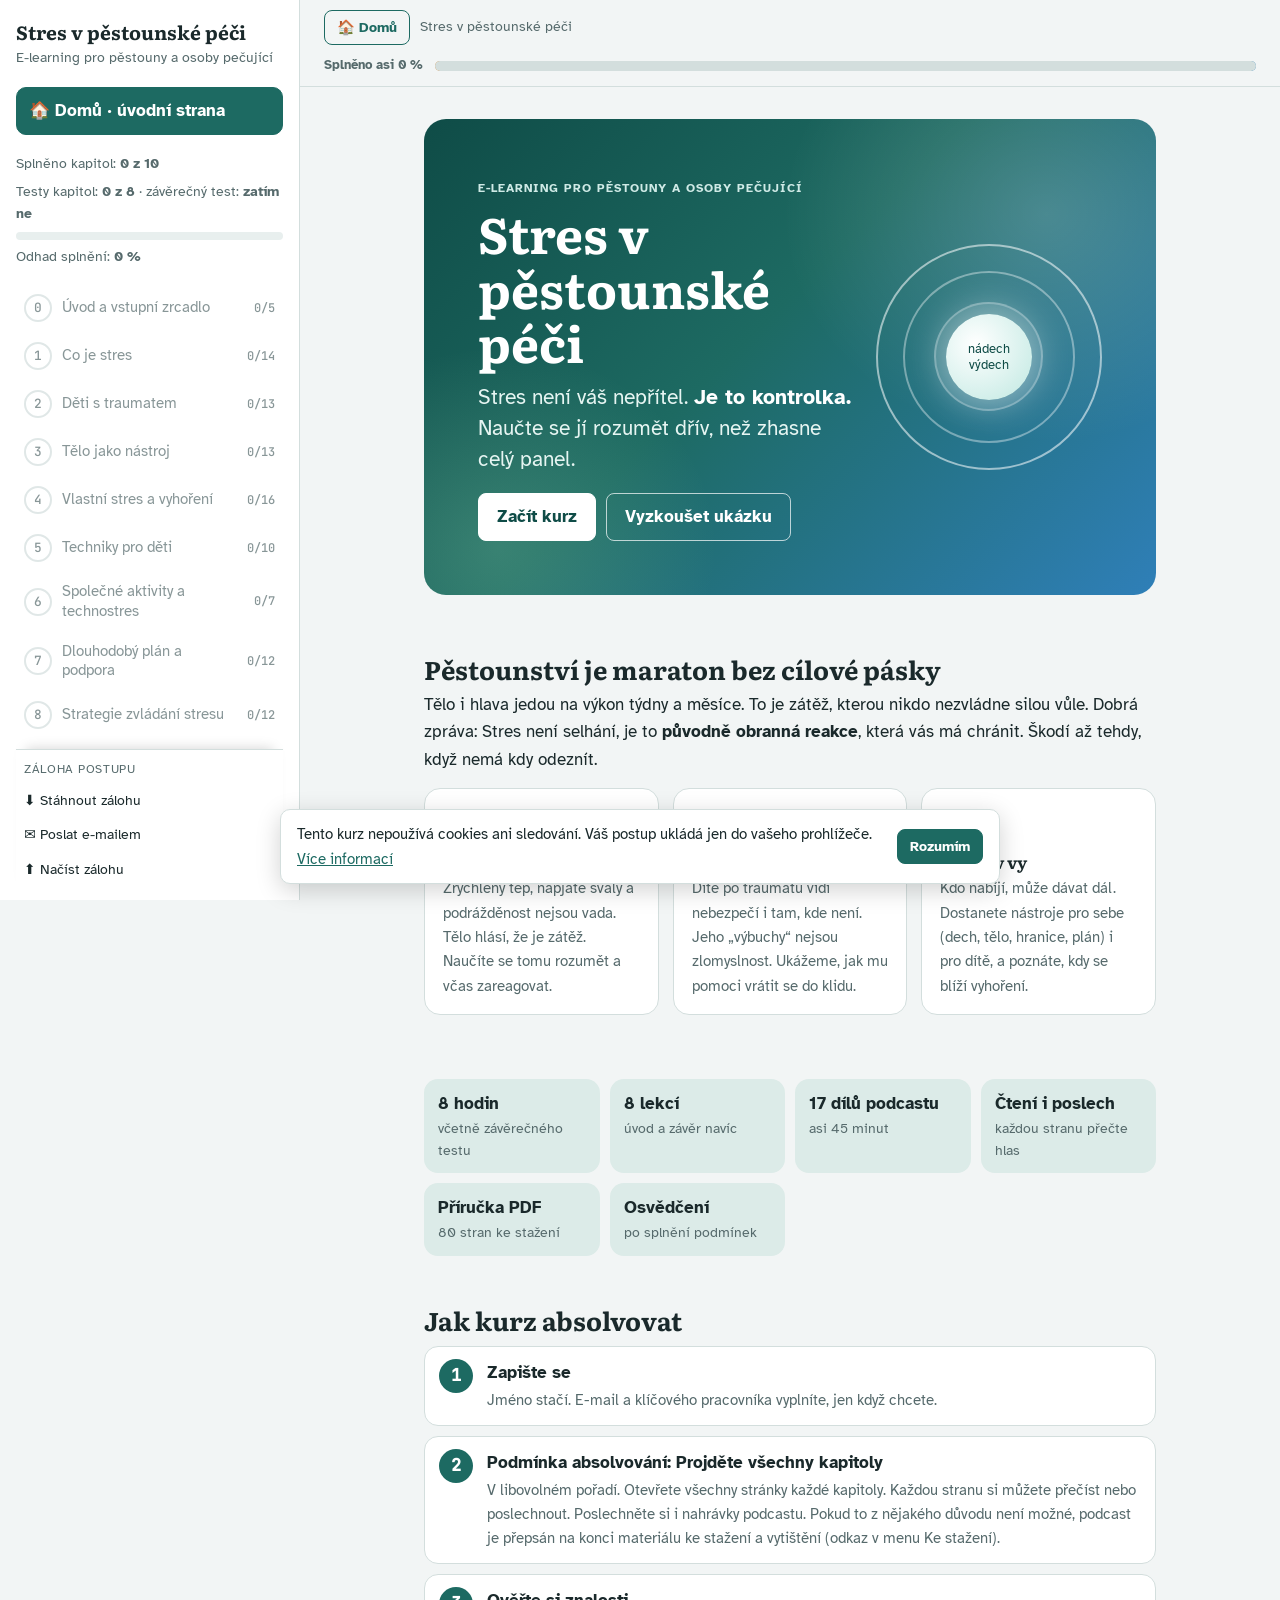
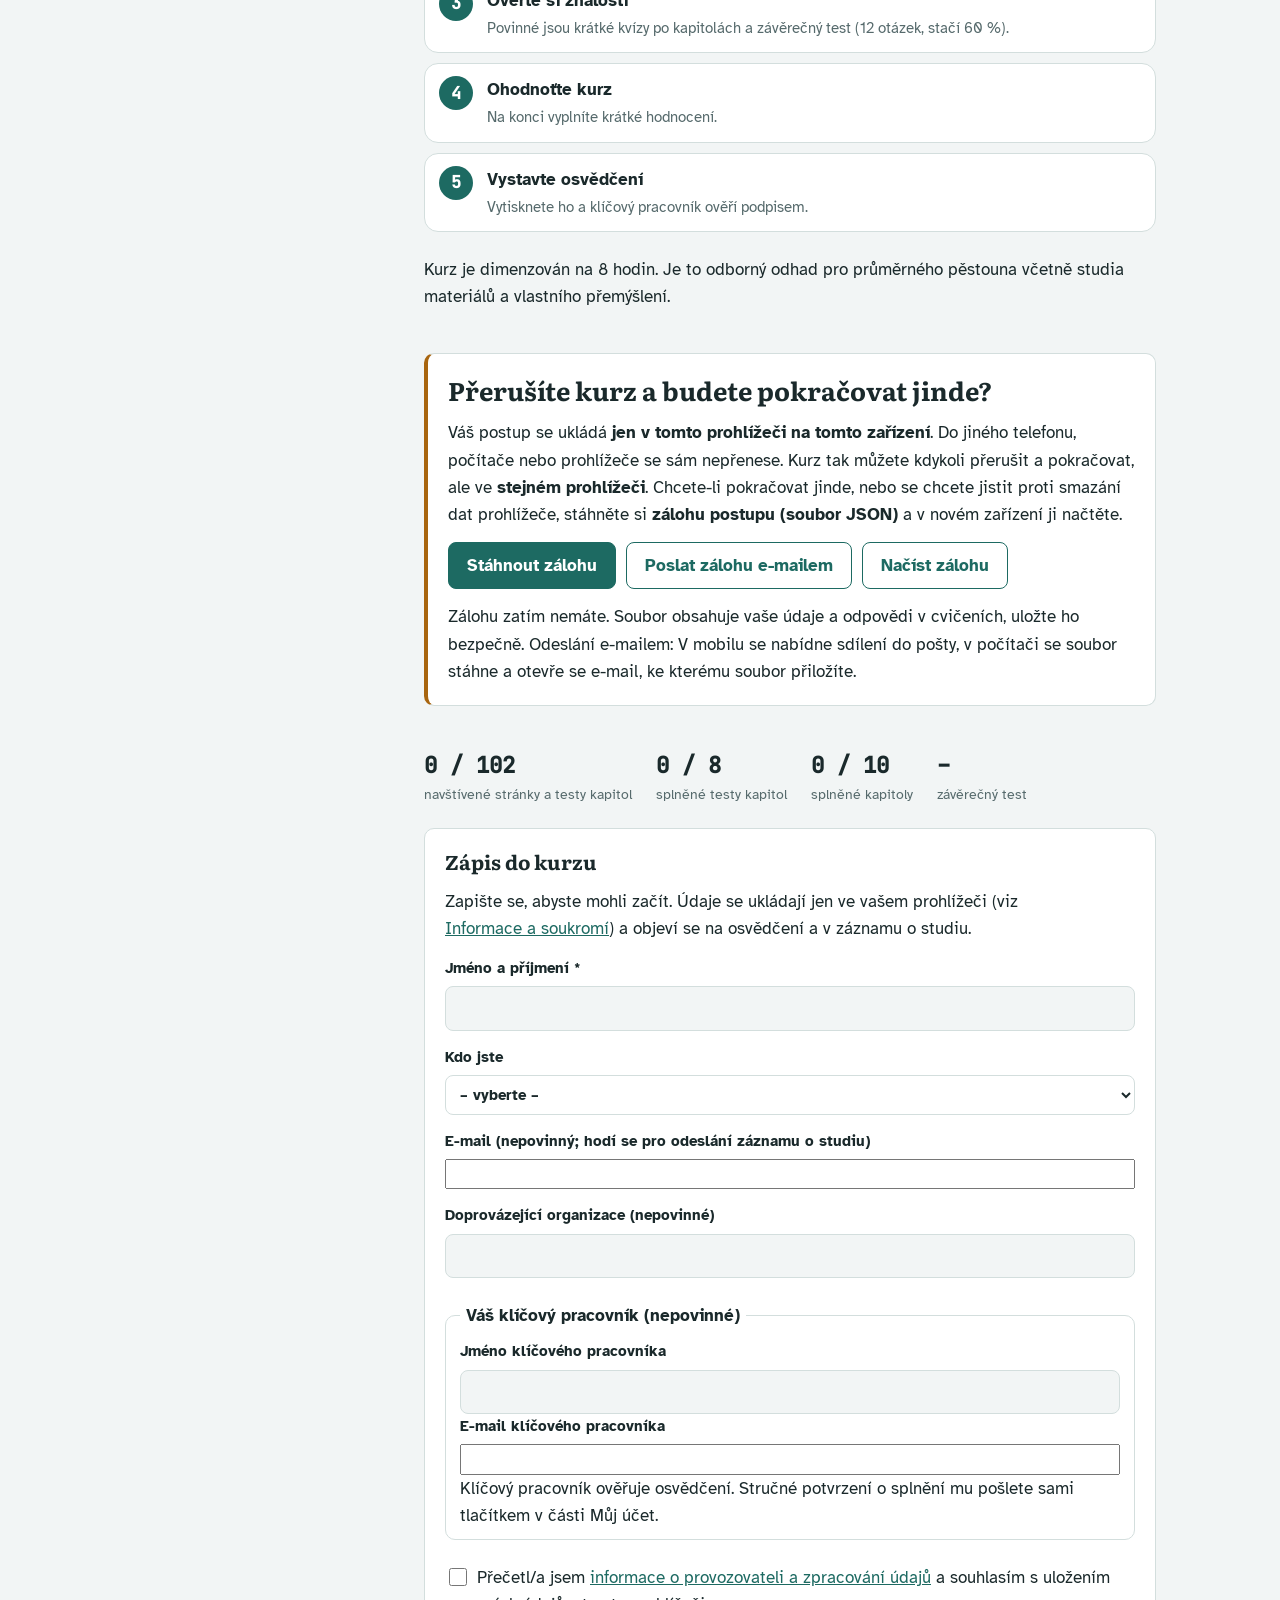
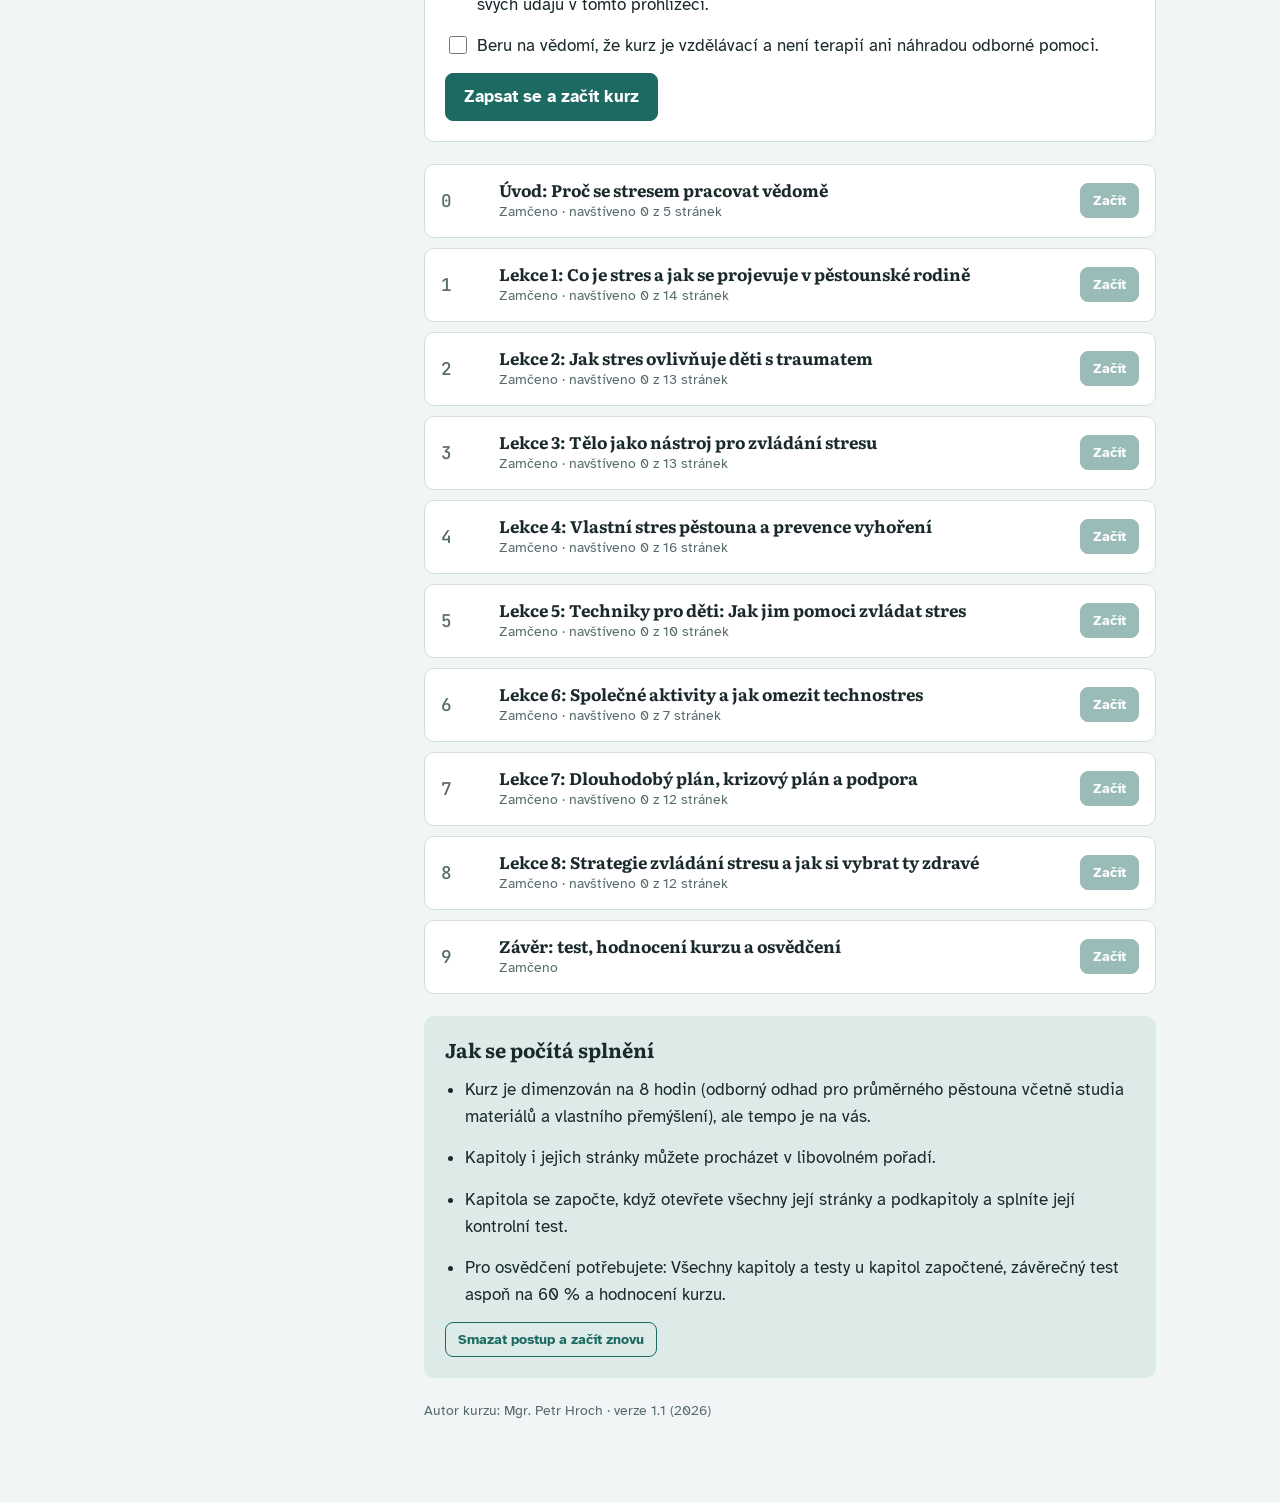
<file: index.html>
<!doctype html>
<html lang="cs">
<head>
<meta charset="utf-8">
<meta name="viewport" content="width=device-width, initial-scale=1">
<title>Stres v pěstounské péči</title>
<meta http-equiv="refresh" content="0; url=v1.1/">
<link rel="canonical" href="v1.1/">
</head>
<body>
<p>Přesměrování na kurz: <a href="v1.1/">Stres v pěstounské péči</a>.</p>
<script>location.replace("v1.1/" + location.hash);</script>
</body>
</html>
</file>
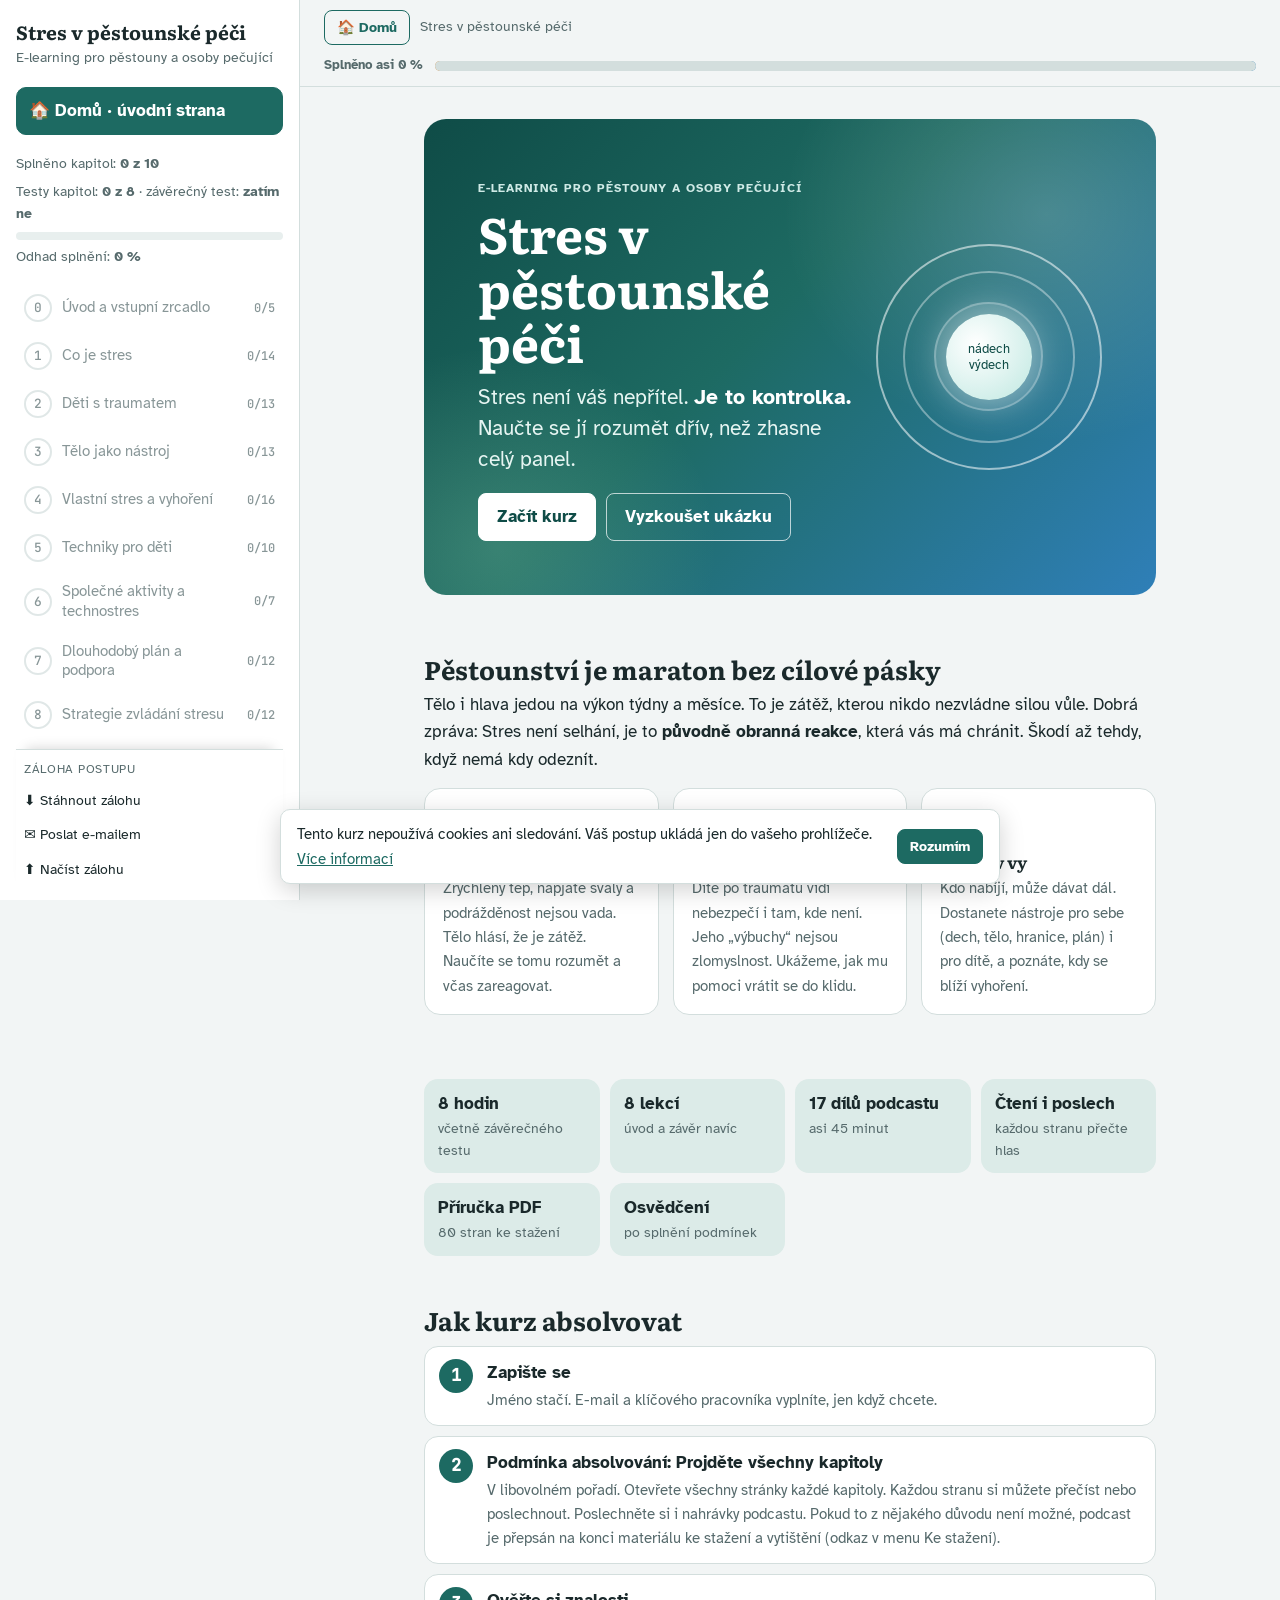
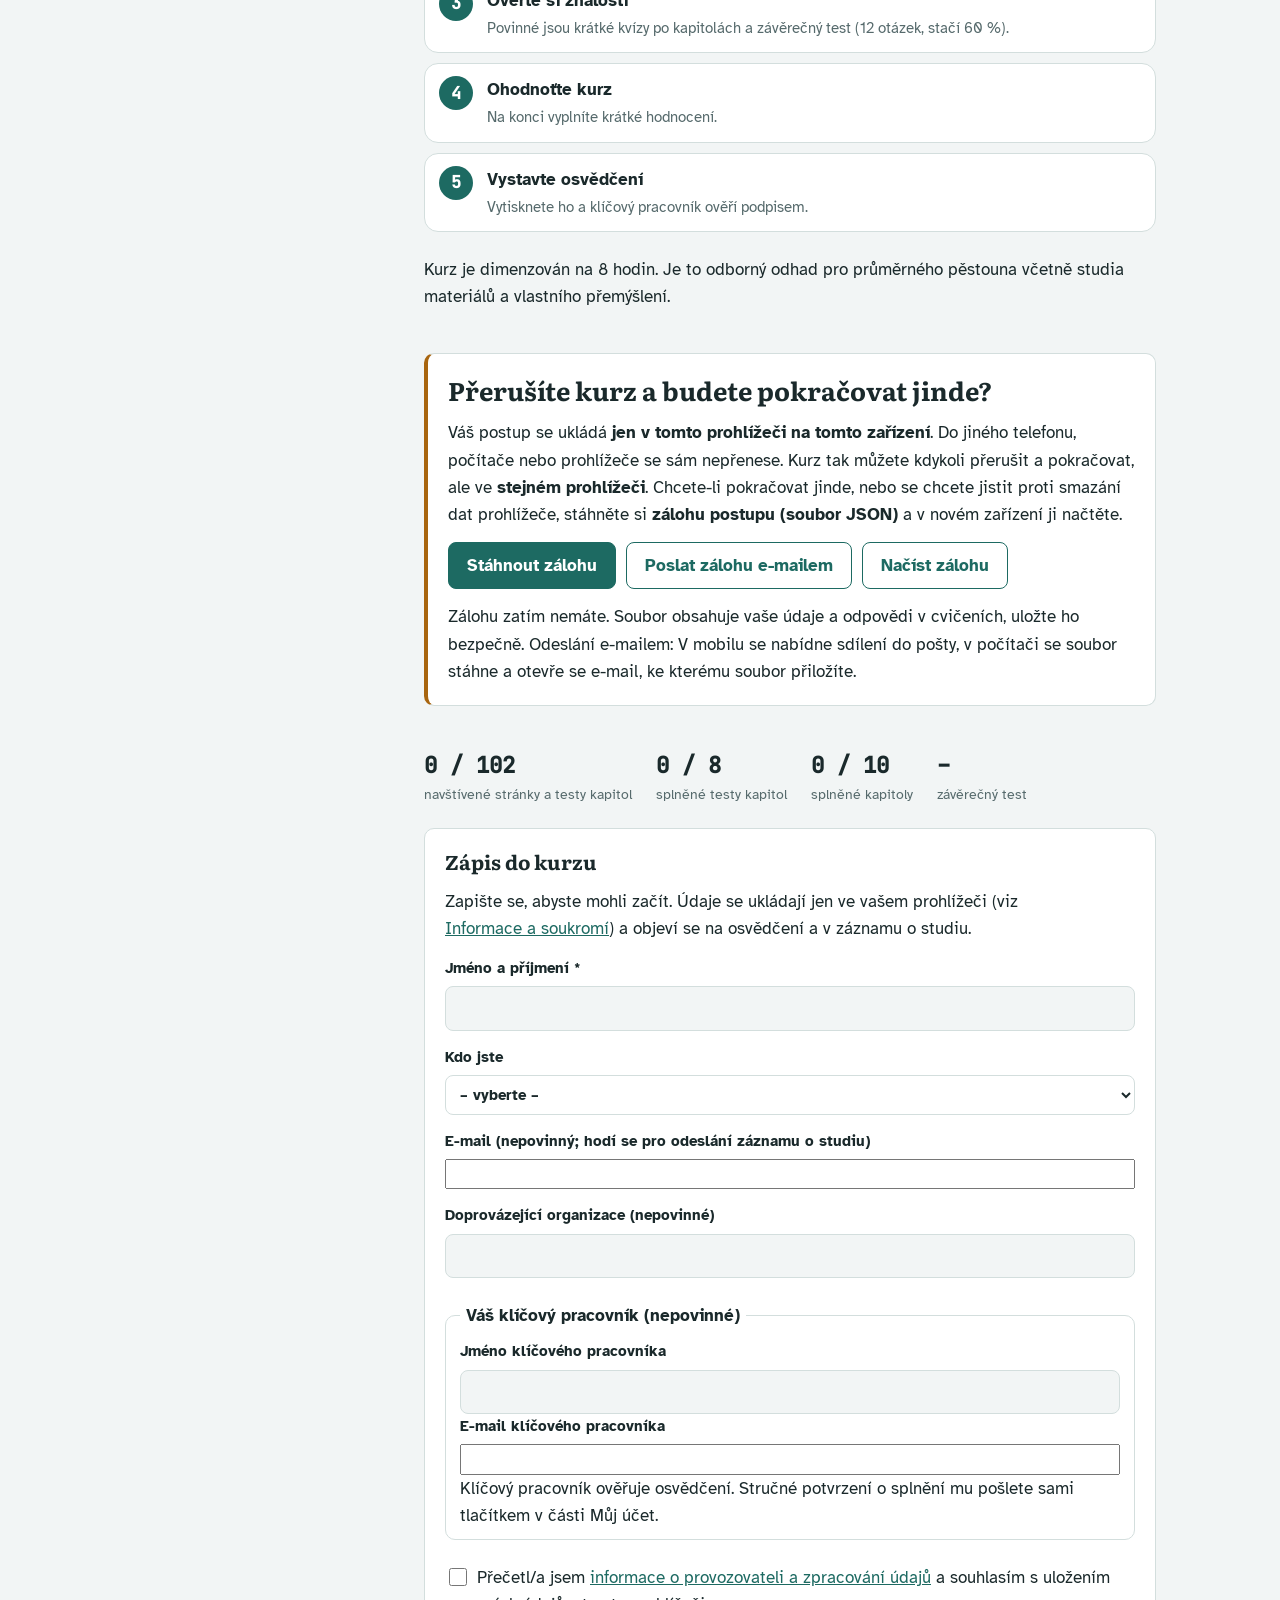
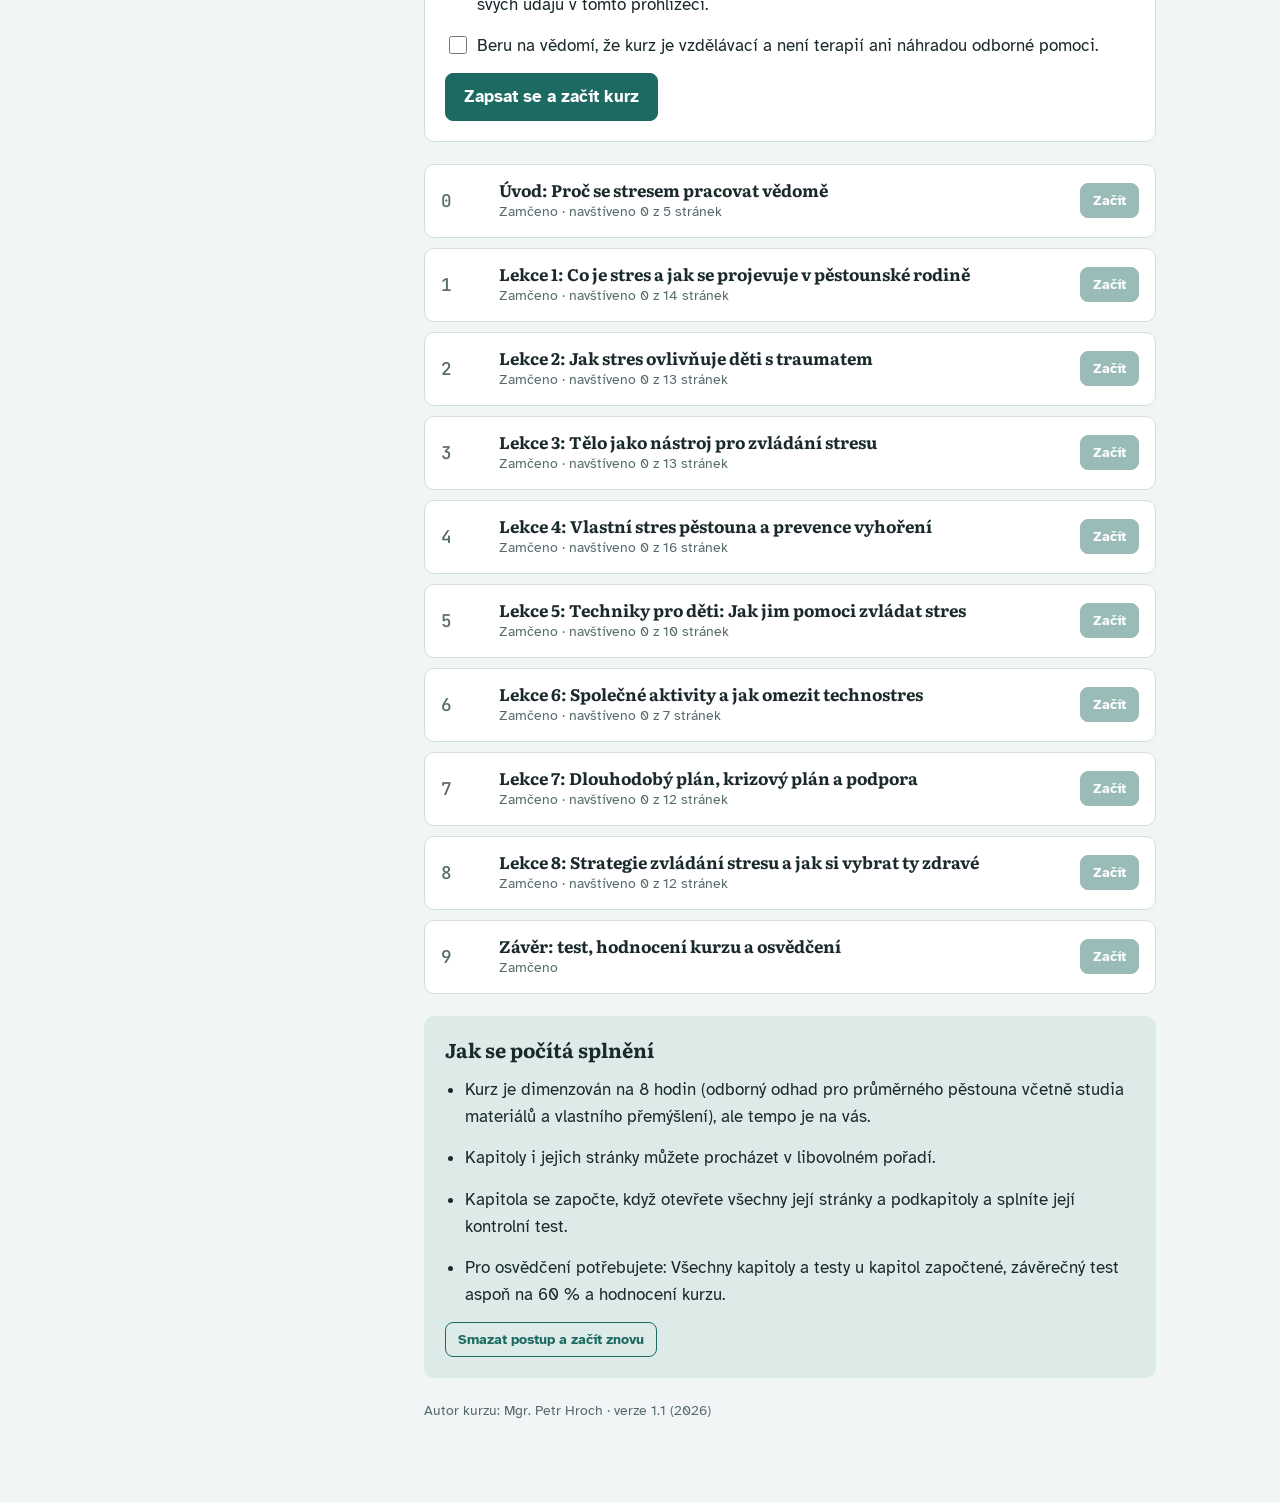
<file: v1.1/index.html>
<!doctype html>
<html lang="cs">
<head>
<meta charset="utf-8">
<meta name="viewport" content="width=device-width, initial-scale=1, viewport-fit=cover">
<title>Stres v pěstounské péči</title>
<meta name="description" content="E-learningový kurz pro pěstouny a osoby pečující: Stres v pěstounské péči (8 hodin).">
<link rel="icon" href="data:image/svg+xml,%3Csvg xmlns=%22http://www.w3.org/2000/svg%22 viewBox=%220 0 32 32%22%3E%3Ccircle cx=%2216%22 cy=%2216%22 r=%2215%22 fill=%22%231d6a62%22/%3E%3Ccircle cx=%2216%22 cy=%2216%22 r=%226%22 fill=%22%23f3e6cf%22/%3E%3C/svg%3E">
<link rel="stylesheet" href="css/fonts.css?v=20261015g">
<link rel="stylesheet" href="css/style.css?v=20261015g">
</head>
<body>
<div id="app" class="shell">
  <noscript>Kurz potřebuje zapnutý JavaScript.</noscript>
</div>
<script src="js/content-1.js?v=20261015g"></script>
<script src="js/content-2.js?v=20261015g"></script>
<script src="js/content-3.js?v=20261015g"></script>
<script src="js/content-4.js?v=20261015g"></script>
<script src="js/content-notes.js?v=20261015g"></script>
<script src="js/content-podcast.js?v=20261015g"></script>
<script src="js/downloads.js?v=20261015g"></script>
<script src="js/avatars.js?v=20261015g"></script>
<script src="js/audio.js?v=20261015g"></script>
<script src="js/app.js?v=20261015g"></script>
</body>
</html>
</file>
<file: v1.1/css/fonts.css>
/* Písma přibalená k aplikaci (bez dotazů na cizí servery). Atkinson Hyperlegible, Literata, JetBrains Mono: SIL Open Font License 1.1 (balíčky @fontsource). */
@font-face { font-family: 'Atkinson Hyperlegible'; font-style: normal; font-weight: 400; font-display: swap; src: url('../fonts/atkinson-hyperlegible-latin-ext-400-normal.woff2') format('woff2'); unicode-range: U+0100-02BA,U+02BD-02C5,U+02C7-02CC,U+02CE-02D7,U+02DD-02FF,U+0304,U+0308,U+0329,U+1D00-1DBF,U+1E00-1E9F,U+1EF2-1EFF,U+2020,U+20A0-20AB,U+20AD-20C0,U+2113,U+2C60-2C7F,U+A720-A7FF; }
@font-face { font-family: 'Atkinson Hyperlegible'; font-style: normal; font-weight: 400; font-display: swap; src: url('../fonts/atkinson-hyperlegible-latin-400-normal.woff2') format('woff2'); unicode-range: U+0000-00FF,U+0131,U+0152-0153,U+02BB-02BC,U+02C6,U+02DA,U+02DC,U+0304,U+0308,U+0329,U+2000-206F,U+20AC,U+2122,U+2191,U+2193,U+2212,U+2215,U+FEFF,U+FFFD; }
@font-face { font-family: 'Atkinson Hyperlegible'; font-style: italic; font-weight: 400; font-display: swap; src: url('../fonts/atkinson-hyperlegible-latin-ext-400-italic.woff2') format('woff2'); unicode-range: U+0100-02BA,U+02BD-02C5,U+02C7-02CC,U+02CE-02D7,U+02DD-02FF,U+0304,U+0308,U+0329,U+1D00-1DBF,U+1E00-1E9F,U+1EF2-1EFF,U+2020,U+20A0-20AB,U+20AD-20C0,U+2113,U+2C60-2C7F,U+A720-A7FF; }
@font-face { font-family: 'Atkinson Hyperlegible'; font-style: italic; font-weight: 400; font-display: swap; src: url('../fonts/atkinson-hyperlegible-latin-400-italic.woff2') format('woff2'); unicode-range: U+0000-00FF,U+0131,U+0152-0153,U+02BB-02BC,U+02C6,U+02DA,U+02DC,U+0304,U+0308,U+0329,U+2000-206F,U+20AC,U+2122,U+2191,U+2193,U+2212,U+2215,U+FEFF,U+FFFD; }
@font-face { font-family: 'Atkinson Hyperlegible'; font-style: normal; font-weight: 700; font-display: swap; src: url('../fonts/atkinson-hyperlegible-latin-ext-700-normal.woff2') format('woff2'); unicode-range: U+0100-02BA,U+02BD-02C5,U+02C7-02CC,U+02CE-02D7,U+02DD-02FF,U+0304,U+0308,U+0329,U+1D00-1DBF,U+1E00-1E9F,U+1EF2-1EFF,U+2020,U+20A0-20AB,U+20AD-20C0,U+2113,U+2C60-2C7F,U+A720-A7FF; }
@font-face { font-family: 'Atkinson Hyperlegible'; font-style: normal; font-weight: 700; font-display: swap; src: url('../fonts/atkinson-hyperlegible-latin-700-normal.woff2') format('woff2'); unicode-range: U+0000-00FF,U+0131,U+0152-0153,U+02BB-02BC,U+02C6,U+02DA,U+02DC,U+0304,U+0308,U+0329,U+2000-206F,U+20AC,U+2122,U+2191,U+2193,U+2212,U+2215,U+FEFF,U+FFFD; }
@font-face { font-family: 'Atkinson Hyperlegible'; font-style: italic; font-weight: 700; font-display: swap; src: url('../fonts/atkinson-hyperlegible-latin-ext-700-italic.woff2') format('woff2'); unicode-range: U+0100-02BA,U+02BD-02C5,U+02C7-02CC,U+02CE-02D7,U+02DD-02FF,U+0304,U+0308,U+0329,U+1D00-1DBF,U+1E00-1E9F,U+1EF2-1EFF,U+2020,U+20A0-20AB,U+20AD-20C0,U+2113,U+2C60-2C7F,U+A720-A7FF; }
@font-face { font-family: 'Atkinson Hyperlegible'; font-style: italic; font-weight: 700; font-display: swap; src: url('../fonts/atkinson-hyperlegible-latin-700-italic.woff2') format('woff2'); unicode-range: U+0000-00FF,U+0131,U+0152-0153,U+02BB-02BC,U+02C6,U+02DA,U+02DC,U+0304,U+0308,U+0329,U+2000-206F,U+20AC,U+2122,U+2191,U+2193,U+2212,U+2215,U+FEFF,U+FFFD; }
@font-face { font-family: 'Literata'; font-style: normal; font-weight: 500; font-display: swap; src: url('../fonts/literata-latin-ext-500-normal.woff2') format('woff2'); unicode-range: U+0100-02BA,U+02BD-02C5,U+02C7-02CC,U+02CE-02D7,U+02DD-02FF,U+0304,U+0308,U+0329,U+1D00-1DBF,U+1E00-1E9F,U+1EF2-1EFF,U+2020,U+20A0-20AB,U+20AD-20C0,U+2113,U+2C60-2C7F,U+A720-A7FF; }
@font-face { font-family: 'Literata'; font-style: normal; font-weight: 500; font-display: swap; src: url('../fonts/literata-latin-500-normal.woff2') format('woff2'); unicode-range: U+0000-00FF,U+0131,U+0152-0153,U+02BB-02BC,U+02C6,U+02DA,U+02DC,U+0304,U+0308,U+0329,U+2000-206F,U+20AC,U+2122,U+2191,U+2193,U+2212,U+2215,U+FEFF,U+FFFD; }
@font-face { font-family: 'Literata'; font-style: normal; font-weight: 700; font-display: swap; src: url('../fonts/literata-latin-ext-700-normal.woff2') format('woff2'); unicode-range: U+0100-02BA,U+02BD-02C5,U+02C7-02CC,U+02CE-02D7,U+02DD-02FF,U+0304,U+0308,U+0329,U+1D00-1DBF,U+1E00-1E9F,U+1EF2-1EFF,U+2020,U+20A0-20AB,U+20AD-20C0,U+2113,U+2C60-2C7F,U+A720-A7FF; }
@font-face { font-family: 'Literata'; font-style: normal; font-weight: 700; font-display: swap; src: url('../fonts/literata-latin-700-normal.woff2') format('woff2'); unicode-range: U+0000-00FF,U+0131,U+0152-0153,U+02BB-02BC,U+02C6,U+02DA,U+02DC,U+0304,U+0308,U+0329,U+2000-206F,U+20AC,U+2122,U+2191,U+2193,U+2212,U+2215,U+FEFF,U+FFFD; }
@font-face { font-family: 'JetBrains Mono'; font-style: normal; font-weight: 500; font-display: swap; src: url('../fonts/jetbrains-mono-latin-ext-500-normal.woff2') format('woff2'); unicode-range: U+0100-02BA,U+02BD-02C5,U+02C7-02CC,U+02CE-02D7,U+02DD-02FF,U+0304,U+0308,U+0329,U+1D00-1DBF,U+1E00-1E9F,U+1EF2-1EFF,U+2020,U+20A0-20AB,U+20AD-20C0,U+2113,U+2C60-2C7F,U+A720-A7FF; }
@font-face { font-family: 'JetBrains Mono'; font-style: normal; font-weight: 500; font-display: swap; src: url('../fonts/jetbrains-mono-latin-500-normal.woff2') format('woff2'); unicode-range: U+0000-00FF,U+0131,U+0152-0153,U+02BB-02BC,U+02C6,U+02DA,U+02DC,U+0304,U+0308,U+0329,U+2000-206F,U+20AC,U+2122,U+2191,U+2193,U+2212,U+2215,U+FEFF,U+FFFD; }
</file>
<file: v1.1/css/style.css>
/* Layout: kurzová mapa vlevo (na mobilu výsuvná), čtecí sloupec ~68 znaků, horní lišta s měřením aktivního času.
   Barvy nesou význam „žebříku nervového systému“: klid (zelená), poplach (jantar), zamrznutí (břidlicově fialová). */
:root {
  --bg: #f2f5f5;
  --surface: #ffffff;
  --surface-2: #e8efee;
  --ink: #1a292b;
  --muted: #566a6c;
  --line: #d3dedd;
  --accent: #1d6a62;
  --accent-ink: #ffffff;
  --accent-soft: #dcebe8;
  --calm: #2f8150;
  --alert: #a8650f;
  --freeze: #5f5893;
  --danger: #b03a2e;
  --font-display: "Literata", Georgia, "Times New Roman", serif;
  --font-body: "Atkinson Hyperlegible", "Segoe UI", system-ui, -apple-system, sans-serif;
  --font-mono: "JetBrains Mono", ui-monospace, "SFMono-Regular", Menlo, Consolas, monospace;
  --step--1: 0.875rem;
  --step-0: 1.0625rem;
  --step-1: 1.25rem;
  --step-2: 1.6rem;
  --step-3: 2.1rem;
  --radius: 10px;
  --sidebar: 300px;
}
@media (prefers-color-scheme: dark) {
  :root:not([data-theme="light"]) {
    --bg: #0f1719; --surface: #162123; --surface-2: #1c2a2c; --ink: #e2ecec; --muted: #9db0b1;
    --line: #2a3b3d; --accent: #62b9ad; --accent-ink: #0b1517; --accent-soft: #1a3431;
    --calm: #72c690; --alert: #e3a64f; --freeze: #aaa3d6; --danger: #ef7d70;
    color-scheme: dark;
  }
}
:root[data-theme="dark"] {
  --bg: #0f1719; --surface: #162123; --surface-2: #1c2a2c; --ink: #e2ecec; --muted: #9db0b1;
  --line: #2a3b3d; --accent: #62b9ad; --accent-ink: #0b1517; --accent-soft: #1a3431;
  --calm: #72c690; --alert: #e3a64f; --freeze: #aaa3d6; --danger: #ef7d70;
  color-scheme: dark;
}

* { box-sizing: border-box; }
html, body { height: 100%; }
body {
  margin: 0;
  background: var(--bg);
  color: var(--ink);
  font-family: var(--font-body);
  font-size: var(--step-0);
  line-height: 1.6;
}
a { color: var(--accent); }
h1, h2, h3, h4 { font-family: var(--font-display); line-height: 1.25; text-wrap: balance; margin: 0; }
h1 { font-size: var(--step-3); }
h2 { font-size: var(--step-2); }
h3 { font-size: var(--step-1); }
p { margin: 0; }
button, input, textarea, select { font: inherit; color: inherit; }
:focus-visible { outline: 3px solid var(--accent); outline-offset: 2px; }

/* ---------- shell ---------- */
.shell { display: grid; grid-template-columns: var(--sidebar) minmax(0, 1fr); min-height: 100%; }
.sidebar {
  background: var(--surface);
  border-right: 1px solid var(--line);
  padding: 20px 16px 32px;
  display: flex; flex-direction: column; gap: 18px;
  position: sticky; top: 0; height: 100vh; overflow-y: auto;
}
.brand { display: flex; flex-direction: column; gap: 4px; }
.brand-title { font-family: var(--font-display); font-weight: 700; font-size: 1.2rem; line-height: 1.2; }
.brand-sub { font-size: var(--step--1); color: var(--muted); }
.overall { display: flex; flex-direction: column; gap: 6px; font-size: var(--step--1); color: var(--muted); }
.bar { height: 8px; background: var(--surface-2); border-radius: 99px; overflow: hidden; }
.bar > span { display: block; height: 100%; background: var(--accent); border-radius: 99px; transition: width .4s; }
.nav { display: flex; flex-direction: column; gap: 4px; list-style: none; margin: 0; padding: 0; }
.nav-item {
  display: grid; grid-template-columns: 28px minmax(0,1fr) auto; gap: 10px; align-items: center;
  width: 100%; text-align: left; background: none; border: 0; border-radius: 8px; padding: 8px;
  cursor: pointer; color: var(--ink);
}
.nav-item:hover:not([disabled]) { background: var(--surface-2); }
.nav-item[aria-current="true"] { background: var(--accent-soft); }
.nav-item[disabled] { color: var(--muted); cursor: not-allowed; opacity: .7; }
.nav-num {
  width: 28px; height: 28px; border-radius: 50%; display: grid; place-items: center;
  font-family: var(--font-mono); font-size: .8rem; border: 2px solid var(--line);
}
.nav-item.done .nav-num { background: var(--calm); border-color: var(--calm); color: var(--surface); }
.nav-item.active .nav-num { border-color: var(--accent); }
.nav-label { font-size: .95rem; line-height: 1.3; }
.nav-min { font-family: var(--font-mono); font-size: .75rem; color: var(--muted); font-variant-numeric: tabular-nums; }
.side-links { display: flex; flex-direction: column; gap: 4px; border-top: 1px solid var(--line); padding-top: 12px; }
.side-links button { background: none; border: 0; text-align: left; padding: 6px 8px; border-radius: 8px; cursor: pointer; color: var(--ink); }
.side-links button:hover { background: var(--surface-2); }
.side-links button[disabled] { color: var(--muted); cursor: not-allowed; }

.main { min-width: 0; display: flex; flex-direction: column; }
.topbar {
  position: sticky; top: env(safe-area-inset-top, 0px); z-index: 5;
  display: flex; flex-wrap: wrap; align-items: center; gap: 10px 16px; justify-content: space-between;
  background: color-mix(in srgb, var(--bg) 88%, transparent);
  backdrop-filter: blur(6px);
  border-bottom: 1px solid var(--line);
  padding: 10px 24px;
}
.btn.menu-btn { display: none; }
.panel ul, .panel ol { margin: 0; }
.crumbs { font-size: var(--step--1); color: var(--muted); min-width: 0; }
.clock {
  display: inline-flex; align-items: center; gap: 8px; font-family: var(--font-mono); font-size: .85rem;
  font-variant-numeric: tabular-nums; background: var(--surface); border: 1px solid var(--line);
  border-radius: 99px; padding: 4px 12px;
}
.clock .dot { width: 8px; height: 8px; border-radius: 50%; background: var(--muted); }
.clock.running .dot { background: var(--calm); }
.clock.met { border-color: var(--calm); }

.content { width: 100%; max-width: 780px; margin: 0 auto; padding: 28px 24px 80px; display: flex; flex-direction: column; gap: 22px; }
.banner {
  background: var(--accent-soft); border: 1px solid var(--line); border-radius: var(--radius);
  padding: 10px 14px; font-size: var(--step--1);
}
.banner.warn { background: color-mix(in srgb, var(--alert) 14%, var(--surface)); }

.eyebrow { font-size: .78rem; letter-spacing: .08em; text-transform: uppercase; color: var(--muted); font-weight: 700; }
.lede { font-size: 1.15rem; color: var(--muted); }
.prose { display: flex; flex-direction: column; gap: 14px; max-width: 68ch; }
.prose h3 { margin-top: 10px; }
.prose ul, .prose ol { margin: 0; padding-left: 1.3em; display: flex; flex-direction: column; gap: 6px; }
.prose blockquote {
  margin: 0; padding: 12px 16px; border-left: 4px solid var(--accent); background: var(--surface);
  border-radius: 0 var(--radius) var(--radius) 0;
}
.prose .note { font-size: var(--step--1); color: var(--muted); }
.prose table { border-collapse: collapse; width: 100%; font-size: .95rem; }
.prose th, .prose td { border-bottom: 1px solid var(--line); padding: 8px 6px; text-align: left; vertical-align: top; }
.table-wrap { overflow-x: auto; }

.tag { display: inline-block; font-size: .72rem; font-weight: 700; letter-spacing: .05em; text-transform: uppercase; padding: 2px 8px; border-radius: 99px; border: 1px solid currentColor; }
.tag.fact { color: var(--calm); }
.tag.probable { color: var(--alert); }
.tag.hyp { color: var(--freeze); }
.calm { color: var(--calm); } .alert { color: var(--alert); } .freeze { color: var(--freeze); }

.panel { background: var(--surface); border: 1px solid var(--line); border-radius: var(--radius); padding: 20px; display: flex; flex-direction: column; gap: 14px; }
.panel.soft { background: var(--accent-soft); border-color: transparent; }

/* step header + pager */
.step-head { display: flex; flex-direction: column; gap: 8px; }
.steps { display: flex; flex-wrap: wrap; gap: 6px; }
.step-dot {
  border: 1px solid var(--line); background: var(--surface); border-radius: 99px; min-width: 32px; height: 28px;
  font-family: var(--font-mono); font-size: .75rem; cursor: pointer; padding: 0 8px; color: var(--ink);
}
.step-dot.done { background: var(--accent-soft); border-color: var(--accent); }
.step-dot.current { background: var(--accent); color: var(--accent-ink); border-color: var(--accent); }
.step-dot[disabled] { cursor: not-allowed; opacity: .5; }
.pager { display: flex; flex-wrap: wrap; gap: 10px; justify-content: space-between; align-items: center; border-top: 1px solid var(--line); padding-top: 18px; }
.pager .hint { font-size: var(--step--1); color: var(--muted); flex: 1 1 220px; }

.btn {
  display: inline-flex; align-items: center; justify-content: center; gap: 8px;
  border: 1px solid var(--accent); background: var(--accent); color: var(--accent-ink);
  border-radius: 8px; padding: 9px 18px; cursor: pointer; font-weight: 700; text-decoration: none;
}
.btn.ghost { background: transparent; color: var(--accent); }
.btn.small { padding: 5px 12px; font-size: .9rem; }
.btn[disabled] { opacity: .45; cursor: not-allowed; }
.row { display: flex; flex-wrap: wrap; gap: 10px; align-items: center; }

/* scene (scénář) */
.scene { display: flex; flex-direction: column; gap: 14px; }
.slug { font-family: var(--font-mono); font-size: .8rem; letter-spacing: .04em; text-transform: uppercase; color: var(--muted); border-bottom: 1px dashed var(--line); padding-bottom: 8px; }
.line { display: grid; grid-template-columns: 110px minmax(0,1fr); gap: 14px; }
.who { font-family: var(--font-mono); font-size: .78rem; text-transform: uppercase; letter-spacing: .05em; padding-top: 4px; color: var(--muted); }
.who.jan { color: var(--accent); } .who.klara { color: var(--freeze); } .who.marek { color: var(--alert); }
.said { max-width: 60ch; }
.direction { font-style: italic; color: var(--muted); grid-column: 2; }

/* form bits */
label.field { display: flex; flex-direction: column; gap: 6px; font-weight: 700; font-size: .95rem; }
input[type="text"], input[type="date"], textarea, select {
  width: 100%; background: var(--bg); border: 1px solid var(--line); border-radius: 8px; padding: 9px 12px; font-weight: 400;
}
textarea { min-height: 120px; resize: vertical; }
.counter { font-size: .8rem; color: var(--muted); font-family: var(--font-mono); }
.counter.ok { color: var(--calm); }
.checks { display: flex; flex-direction: column; gap: 8px; }
.check { display: grid; grid-template-columns: 22px minmax(0,1fr); gap: 10px; align-items: start; cursor: pointer; }
.check input { width: 18px; height: 18px; margin-top: 4px; accent-color: var(--accent); }

.likert { display: grid; grid-template-columns: minmax(0,1fr) repeat(5, 40px); gap: 6px 4px; align-items: center; }
.likert .lh { font-family: var(--font-mono); font-size: .75rem; text-align: center; color: var(--muted); }
.likert input { width: 20px; height: 20px; justify-self: center; accent-color: var(--accent); }
.likert .stmt { font-size: .95rem; padding-right: 8px; }

.opts { display: flex; flex-direction: column; gap: 8px; }
.opt {
  text-align: left; background: var(--bg); border: 1px solid var(--line); border-radius: 8px; padding: 10px 14px; cursor: pointer; color: var(--ink);
}
.opt:hover { border-color: var(--accent); }
.opt.right { border-color: var(--calm); background: color-mix(in srgb, var(--calm) 12%, var(--surface)); }
.opt.wrong { border-color: var(--danger); background: color-mix(in srgb, var(--danger) 10%, var(--surface)); }
.opt.picked { border-color: var(--accent); background: var(--accent-soft); }
.feedback { font-size: .95rem; padding: 10px 14px; border-radius: 8px; background: var(--surface-2); }
.feedback.good { background: color-mix(in srgb, var(--calm) 14%, var(--surface)); }
.feedback.bad { background: color-mix(in srgb, var(--alert) 12%, var(--surface)); } /* jemná jantarová místo červené: test nemá stresovat */

/* sort */
.sort-item { display: flex; flex-direction: column; gap: 8px; padding: 12px 0; border-bottom: 1px solid var(--line); }
.sort-item:last-child { border-bottom: 0; }
.chips { display: flex; flex-wrap: wrap; gap: 6px; }
.chip { border: 1px solid var(--line); background: var(--bg); border-radius: 99px; padding: 4px 12px; cursor: pointer; font-size: .9rem; color: var(--ink); }
.chip.right { border-color: var(--calm); background: color-mix(in srgb, var(--calm) 16%, var(--surface)); }
.chip.wrong { border-color: var(--danger); text-decoration: line-through; }

/* breath pacer */
.pacer { display: grid; place-items: center; gap: 14px; padding: 10px 0; }
.orb-wrap { width: 220px; height: 220px; max-width: 100%; display: grid; place-items: center; }
.orb {
  width: 90px; height: 90px; border-radius: 50%;
  background: radial-gradient(circle at 35% 35%, color-mix(in srgb, var(--accent) 55%, var(--surface)), var(--accent));
  transition-property: width, height; transition-timing-function: ease-in-out;
  display: grid; place-items: center; color: var(--accent-ink); font-family: var(--font-mono); font-size: 1.3rem;
}
.phase { font-family: var(--font-display); font-size: 1.4rem; }
.cycle { font-family: var(--font-mono); font-size: .85rem; color: var(--muted); }
@media (prefers-reduced-motion: reduce) { .orb { transition: none !important; } }

/* ladder & barometer */
.ladder { display: flex; flex-direction: column; gap: 8px; }
.rung { border-radius: var(--radius); padding: 12px 14px; border: 2px solid transparent; text-align: left; cursor: pointer; background: var(--surface-2); color: var(--ink); }
.rung strong { display: block; }
.rung.v { border-left: 8px solid var(--calm); }
.rung.s { border-left: 8px solid var(--alert); }
.rung.d { border-left: 8px solid var(--freeze); }
.rung.picked { border-color: var(--accent); }
.baro { display: grid; grid-template-columns: repeat(10, minmax(0,1fr)); gap: 4px; }
.baro button { height: 44px; border: 2px solid transparent; border-radius: 6px; cursor: pointer; font-family: var(--font-mono); color: #102022; font-weight: 700; }
.baro button.picked { border-color: var(--ink); transform: translateY(-3px); }

/* cards: home */
.mods { display: flex; flex-direction: column; gap: 10px; }
.mod-row {
  display: grid; grid-template-columns: 44px minmax(0,1fr) auto; gap: 14px; align-items: center;
  background: var(--surface); border: 1px solid var(--line); border-radius: var(--radius); padding: 14px 16px;
}
.mod-row .n { font-family: var(--font-mono); font-size: 1.1rem; color: var(--muted); }
.mod-row h3 { font-size: 1.05rem; }
.mod-row p { font-size: .9rem; color: var(--muted); }
.mod-row.done .n { color: var(--calm); }
.stat-row { display: flex; flex-wrap: wrap; gap: 24px; }
.stat { display: flex; flex-direction: column; }
.stat b { font-family: var(--font-mono); font-size: 1.4rem; font-variant-numeric: tabular-nums; }
.stat span { font-size: .85rem; color: var(--muted); }

/* certificate */
.cert {
  background: var(--surface); border: 1px solid var(--line); border-radius: 4px; padding: 40px 36px;
  display: flex; flex-direction: column; gap: 18px; text-align: center; position: relative;
  outline: 6px double var(--line); outline-offset: -14px;
}
.cert h1 { font-size: 2rem; }
.cert .name { font-family: var(--font-display); font-size: 1.8rem; border-bottom: 1px solid var(--line); padding-bottom: 6px; display: inline-block; }
.cert dl { display: grid; grid-template-columns: max-content minmax(0,1fr); gap: 6px 16px; text-align: left; margin: 0 auto; max-width: 520px; font-size: .95rem; }
.cert dt { color: var(--muted); }
.cert dd { margin: 0; font-variant-numeric: tabular-nums; }
.cert .code { font-family: var(--font-mono); letter-spacing: .12em; }
.cert .wm { position: absolute; inset: 0; display: grid; place-items: center; font-size: 4rem; font-weight: 700; color: color-mix(in srgb, var(--danger) 18%, transparent); transform: rotate(-18deg); pointer-events: none; }

.journal-entry { border-top: 1px solid var(--line); padding-top: 12px; display: flex; flex-direction: column; gap: 4px; }
.journal-entry .q { font-size: .85rem; color: var(--muted); }
.journal-entry .a { white-space: pre-wrap; }

.scrim { display: none; }

/* podmínky a osvědčení */
.lesson-prog { font-size: .85rem; color: var(--muted); }
.bar-min { position: relative; }
.bar-min::after { content: ""; position: absolute; top: -3px; bottom: -3px; left: var(--min); width: 2px; background: var(--ink); opacity: .5; }
.reqs { list-style: none; padding: 0; display: flex; flex-direction: column; gap: 6px; }
.req { display: grid; grid-template-columns: 24px minmax(0,1fr); gap: 8px; }
.req-ic { width: 22px; height: 22px; border-radius: 50%; display: grid; place-items: center; border: 2px solid var(--line); font-size: .75rem; }
.req.ok .req-ic { background: var(--calm); border-color: var(--calm); color: var(--surface); }
.cert-decl { text-align: left; max-width: 560px; margin: 0 auto; font-size: .9rem; display: flex; flex-direction: column; gap: 6px; border-top: 1px solid var(--line); padding-top: 12px; }
.cert-sign { display: grid; grid-template-columns: 1fr; gap: 24px; max-width: 560px; margin: 8px auto 0; font-size: .8rem; color: var(--muted); text-align: left; }
.cert-sign .sl { display: block; border-bottom: 1px solid var(--ink); height: 36px; margin-bottom: 4px; }

/* avatary */
.av-studio { display: flex; justify-content: center; gap: clamp(10px, 4vw, 36px); flex-wrap: wrap; padding: 6px 0 2px; }
.avatar { display: flex; flex-direction: column; align-items: center; gap: 6px; transition: transform .35s ease, opacity .35s ease; }
.avatar .av-svg { width: 100%; height: auto; display: block; }
.av-lg { width: clamp(84px, 22vw, 132px); opacity: .82; }
.av-lg.talking { opacity: 1; transform: translateY(-4px) scale(1.04); }
.av-lg .av-svg { border-radius: 50%; box-shadow: 0 0 0 3px transparent; transition: box-shadow .3s; }
.av-lg.talking .av-svg { box-shadow: 0 0 0 3px var(--accent), 0 8px 24px color-mix(in srgb, var(--accent) 30%, transparent); }
.av-name { font-weight: 700; font-size: .9rem; text-align: center; line-height: 1.2; }
.av-name small { display: block; font-weight: 400; color: var(--muted); font-size: .75rem; }
.av-sm { width: 46px; flex: 0 0 46px; }
.av-sm .av-svg { border-radius: 50%; }
.pl-av { display: flex; align-items: center; gap: 2px; }
.pl-av:empty { display: none; }
.pl-av .av-sm { transition: transform .25s ease, opacity .25s ease; opacity: .55; transform: scale(.82); }
.pl-av .av-sm.talking { opacity: 1; transform: scale(1.08); }
.pl-av .av-sm.talking .av-svg { box-shadow: 0 0 0 2px var(--accent); }
.av-eyes { transform-origin: 100px 113px; transition: transform .07s; }
.av-eyes.blink { transform: scaleY(.1); }
.av-head { transform-origin: 100px 160px; }
.avatar.talking .av-head { animation: av-nod 2.6s ease-in-out infinite; }
@keyframes av-nod { 0%,100% { transform: rotate(0deg); } 30% { transform: rotate(-1.6deg) translateY(-1px); } 65% { transform: rotate(1.2deg); } }
@media (prefers-reduced-motion: reduce) { .avatar.talking .av-head { animation: none; } .av-lg.talking { transform: none; } }

/* mluvené slovo */
.listen { display: flex; flex-wrap: wrap; gap: 8px; align-items: center; }
.listen-label { font-size: .85rem; color: var(--muted); margin-left: 6px; }
.btn.is-on { background: var(--accent-soft); color: var(--accent); }
.btn:not(.ghost).is-on { background: var(--accent); color: var(--accent-ink); box-shadow: 0 0 0 3px var(--accent-soft); }
.speaking { background: color-mix(in srgb, var(--accent) 16%, transparent); border-radius: 6px; box-shadow: 0 0 0 4px color-mix(in srgb, var(--accent) 16%, transparent); }
.ep { display: flex; flex-direction: column; gap: 6px; padding: 10px 0; border-top: 1px solid var(--line); }
.ep:first-of-type { border-top: 0; }
.ep summary { cursor: pointer; color: var(--accent); font-size: .9rem; }
.transcript { display: flex; flex-direction: column; gap: 8px; padding: 10px 0 4px; max-width: 68ch; }
.tline .who { display: inline; padding: 0; font-size: .8rem; }
html.has-player .content { padding-bottom: 150px; }
.player {
  position: fixed; left: 0; right: 0; bottom: 0; z-index: 30;
  background: var(--surface); border-top: 1px solid var(--line);
  box-shadow: 0 -6px 24px rgba(0,0,0,.08);
  padding: 10px 16px calc(10px + env(safe-area-inset-bottom, 0px));
  display: flex; flex-direction: column; gap: 10px; color: var(--ink); font-family: var(--font-body);
}
.pl-main { display: flex; align-items: center; gap: 8px; flex-wrap: wrap; max-width: 1100px; margin: 0 auto; width: 100%; }
.pl-btn { border: 1px solid var(--line); background: var(--bg); color: var(--ink); border-radius: 8px; min-width: 40px; height: 40px; cursor: pointer; font-size: 1rem; padding: 0 10px; }
.pl-btn.small { height: 32px; font-size: .85rem; }
.pl-play { background: var(--accent); color: var(--accent-ink); border-color: var(--accent); min-width: 48px; }
.pl-info { flex: 1 1 220px; min-width: 0; display: flex; flex-direction: column; gap: 2px; }
.pl-title { font-weight: 700; font-size: .9rem; white-space: nowrap; overflow: hidden; text-overflow: ellipsis; }
.pl-line { font-size: .85rem; color: var(--muted); white-space: nowrap; overflow: hidden; text-overflow: ellipsis; }
.pl-prog { height: 4px; background: var(--surface-2); border-radius: 99px; overflow: hidden; }
.pl-prog span { display: block; height: 100%; background: var(--accent); width: 0; transition: width .3s; }
.pl-rate { font-size: .85rem; display: inline-flex; gap: 6px; align-items: center; }
.pl-rate select { width: auto; padding: 4px 6px; }
.pl-settings { max-width: 1100px; margin: 0 auto; width: 100%; font-size: .9rem; }
.pl-grid { display: grid; grid-template-columns: minmax(0, 1fr) auto; gap: 8px 10px; align-items: end; max-width: 560px; }
.pl-grid label { display: flex; flex-direction: column; gap: 4px; font-weight: 700; }
.pl-note { color: var(--muted); font-size: .85rem; margin-top: 8px; }
@media (max-width: 600px) {
  .player { padding-top: 8px; gap: 6px; }
  .pl-main { gap: 6px; }
  .pl-info { order: 10; flex-basis: 100%; }
  .pl-rate { margin-left: auto; }
  .pl-rate-l { display: none; }
  .pl-btn { min-width: 38px; height: 38px; }
  html.has-player .content { padding-bottom: 170px; }
}

@media (max-width: 900px) {
  .shell { grid-template-columns: minmax(0, 1fr); }
  .sidebar { position: fixed; inset: 0 auto 0 0; width: min(86vw, 320px); z-index: 20; transform: translateX(-102%); transition: transform .25s; height: 100%; padding-top: calc(20px + env(safe-area-inset-top, 0px)); }
  .shell.nav-open .sidebar { transform: none; }
  .shell.nav-open .scrim { display: block; position: fixed; inset: 0; background: rgba(0,0,0,.35); z-index: 15; }
  .btn.menu-btn { display: inline-flex; }
  .topbar { padding: 10px 16px; }
  .clock { font-size: .72rem; }
  .content { padding: 22px 16px 64px; }
  .line { grid-template-columns: minmax(0,1fr); gap: 2px; }
  .direction { grid-column: 1; }
  .likert { grid-template-columns: minmax(0,1fr) repeat(5, 30px); }
  .cert { padding: 32px 18px; }
}

@media print {
  .player, .listen, .sidebar, .topbar, .pager, .no-print, .banner { display: none !important; }
  .shell { display: block; }
  body { background: #fff; color: #000; }
  .content { max-width: none; padding: 0; }
  .cert { outline-color: #999; border-color: #999; }
}

.dl-list { list-style: none; padding-left: 0; } .dl-list li { padding: 6px 0; border-bottom: 1px solid var(--line); } .dl-list a { font-weight: 600; }

/* zápis, účet, informace */
.linkbtn { background: none; border: 0; padding: 0; font: inherit; color: var(--accent); text-decoration: underline; cursor: pointer; }
.subset { border: 1px solid var(--line); border-radius: var(--radius); padding: 10px 14px; margin: 10px 0; } .subset legend { font-weight: 700; padding: 0 6px; }
select { font: inherit; padding: 9px 10px; border: 1px solid var(--line); border-radius: 8px; background: var(--surface); color: var(--ink); width: 100%; }
.kv { display: grid; grid-template-columns: minmax(130px, 220px) 1fr; gap: 6px 16px; margin: 0 0 10px; } .kv dt { font-weight: 700; color: var(--muted); } .kv dd { margin: 0; }
.progress-table { display: grid; gap: 2px; font-size: .95rem; } .pt-row { display: grid; grid-template-columns: 2.2fr 1.2fr .8fr .8fr 1.2fr; gap: 8px; padding: 7px 8px; border-bottom: 1px solid var(--line); } .pt-head { font-weight: 700; color: var(--muted); border-bottom: 2px solid var(--line); }
@media (max-width: 640px) { .kv { grid-template-columns: 1fr; } .pt-row { grid-template-columns: 1.6fr 1fr 1fr; } .pt-row span:nth-child(n+4) { display: none; } }
.cookie-notice { position: fixed; left: 16px; right: 16px; bottom: 16px; max-width: 720px; margin: 0 auto; z-index: 50; display: flex; gap: 14px; align-items: center; justify-content: space-between; background: var(--surface); border: 1px solid var(--line); border-radius: var(--radius); box-shadow: 0 6px 24px rgba(0,0,0,.18); padding: 12px 16px; font-size: .95rem; } .cookie-notice p { margin: 0; }
.cert-mode { margin-top: 10px; padding: 8px 12px; border: 1px dashed var(--alert); border-radius: 8px; font-size: .9rem; }
@media print { .cookie-notice { display: none !important; } }

/* tisk jen osvědčení */
#printroot { display: none; }
@page { size: A4; margin: 14mm; }
@media print {
  body.print-cert > *:not(#printroot) { display: none !important; }
  body.print-cert #printroot { display: block; }
  body.print-cert #printroot .cert { margin: 0 auto; box-shadow: none; break-inside: avoid; }
}

/* poznámky v textu: odborná a „po lopatě“ */
.nota { margin: 1.1rem 0; border-radius: 10px; border: 1px solid var(--line); background: var(--surface); }
.nota > summary { cursor: pointer; padding: .6rem .9rem; font-weight: 700; list-style: none; display: flex; align-items: center; gap: .55rem; }
.nota > summary::-webkit-details-marker { display: none; }
.nota > summary::before { content: "▸"; transition: transform .15s; }
.nota[open] > summary::before { transform: rotate(90deg); }
.nota .nota-chip { font-size: .72rem; letter-spacing: .05em; text-transform: uppercase; border: 1px solid currentColor; border-radius: 99px; padding: 1px 8px; }
.nota .nota-body { padding: 0 1rem .8rem 1rem; }
.nota .nota-body p, .nota .nota-body li { font-size: .96rem; }
.nota-lop { border-left: 4px solid #b9791d; background: color-mix(in srgb, #b9791d 8%, var(--surface)); }
.nota-lop .nota-chip { color: #8a5712; }
.nota-odb { border-left: 4px solid var(--freeze, #5f5893); }
.nota-odb .nota-chip { color: var(--freeze, #5f5893); }
.nota-odb .nota-body li { margin-bottom: .25rem; }
@media (prefers-color-scheme: dark) { :root:not([data-theme="light"]) .nota-lop .nota-chip { color: #e0b36a; } }
:root[data-theme="dark"] .nota-lop .nota-chip { color: #e0b36a; }
@media print { .nota { break-inside: avoid; } }

/* dechová cvičení: každá fáze má svou barvu a barva se mezi fázemi plynule mění */
.orb { background-image: radial-gradient(circle at 35% 35%, rgba(255,255,255,.55), rgba(255,255,255,0) 62%); background-color: var(--accent); transition-property: width, height, background-color, box-shadow; }
.orb.ph-in, .orb.ph-in2 { background-color: #2f7fb8; box-shadow: 0 0 28px rgba(47,127,184,.45); }
.orb.ph-hold { background-color: #7a6bb5; box-shadow: 0 0 22px rgba(122,107,181,.40); }
.orb.ph-out { background-color: #2f8150; box-shadow: 0 0 18px rgba(47,129,80,.40); }
.phase.ph-in, .phase.ph-in2 { color: #2f7fb8; }
.phase.ph-hold { color: #7a6bb5; }
.phase.ph-out { color: #2f8150; }
@media (prefers-color-scheme: dark) { :root:not([data-theme="light"]) .phase.ph-in, :root:not([data-theme="light"]) .phase.ph-in2 { color: #8fd0f2; } :root:not([data-theme="light"]) .phase.ph-hold { color: #cfc4f2; } :root:not([data-theme="light"]) .phase.ph-out { color: #9fe0b4; } }
:root[data-theme="dark"] .phase.ph-in, :root[data-theme="dark"] .phase.ph-in2 { color: #8fd0f2; } :root[data-theme="dark"] .phase.ph-hold { color: #cfc4f2; } :root[data-theme="dark"] .phase.ph-out { color: #9fe0b4; }
.ep-group { display: inline-flex; gap: 4px; align-items: center; flex-wrap: wrap; }

.pl-seek { width: 100%; height: 18px; margin: 2px 0 0; accent-color: var(--accent); cursor: pointer; background: transparent; }

/* úvodní strana */
.hero { position: relative; overflow: hidden; border-radius: 22px; margin: 4px 0 28px; color: #f4fbfa; background: linear-gradient(135deg, #0f4c47 0%, #1d6a62 45%, #2f7fb8 100%); }
.hero-bg { position: absolute; inset: 0; background: radial-gradient(60% 80% at 85% 20%, rgba(255,255,255,.18), transparent 60%), radial-gradient(50% 70% at 10% 90%, rgba(159,224,180,.22), transparent 60%); }
.hero-in { position: relative; display: grid; grid-template-columns: minmax(0, 1.25fr) minmax(0, .75fr); gap: 20px; align-items: center; padding: clamp(24px, 5vw, 54px); }
.hero .eyebrow { color: #cfeae6; }
.hero h1 { color: #fff; font-size: clamp(1.9rem, 4.6vw, 3.1rem); line-height: 1.1; margin: 6px 0 12px; }
.hero-lead { font-size: clamp(1.05rem, 2vw, 1.3rem); line-height: 1.5; color: #e6f5f2; max-width: 34em; }
.hero-lead strong { color: #fff; }
.hero-cta { margin-top: 18px; }
.hero .btn.ghost { color: #fff; border-color: rgba(255,255,255,.7); background: transparent; }
.hero .btn.ghost:hover { background: rgba(255,255,255,.14); }
.hero .btn:not(.ghost) { background: #fff; color: #0f4c47; border-color: #fff; }
.hero-orb { position: relative; width: min(280px, 100%); aspect-ratio: 1; margin: 0 auto; display: grid; place-items: center; }
.hero-orb .ring { position: absolute; inset: 0; border-radius: 50%; border: 2px solid rgba(255,255,255,.55); animation: breathe 8s ease-in-out infinite; }
.hero-orb .r2 { inset: 12%; border-color: rgba(255,255,255,.38); animation-delay: -.6s; }
.hero-orb .r3 { inset: 26%; background: rgba(255,255,255,.10); border-color: rgba(255,255,255,.25); animation-delay: -1.2s; }
.hero-orb .core { position: relative; width: 38%; aspect-ratio: 1; border-radius: 50%; display: grid; place-items: center; text-align: center; font-size: .8rem; line-height: 1.25; color: #0f4c47; background: radial-gradient(circle at 35% 35%, #fff, #bfe8e1); box-shadow: 0 0 40px rgba(255,255,255,.55); animation: breathe-core 8s ease-in-out infinite; }
@keyframes breathe { 0%, 100% { transform: scale(.82); opacity: .6; } 50% { transform: scale(1.04); opacity: 1; } }
@keyframes breathe-core { 0%, 100% { transform: scale(.9); } 50% { transform: scale(1.18); } }
@media (prefers-reduced-motion: reduce) { .hero-orb .ring, .hero-orb .core { animation: none; } }
@media (max-width: 760px) { .hero-in { grid-template-columns: 1fr; } .hero-orb { width: 180px; order: -1; } }
.intro { margin: 8px 0 24px; }
.intro h2 { margin-bottom: 6px; }
.intro-lead { font-size: 1.08rem; max-width: 46em; }
.cards3 { display: grid; grid-template-columns: repeat(auto-fit, minmax(220px, 1fr)); gap: 14px; margin-top: 14px; }
.card3 { background: var(--surface); border: 1px solid var(--line); border-radius: 16px; padding: 16px 18px; }
.card3 .ic { font-size: 1.6rem; }
.card3 h3 { margin: 6px 0 4px; font-size: 1.05rem; }
.card3 p { font-size: .95rem; color: var(--muted); margin: 0; }
.facts { display: grid; grid-template-columns: repeat(auto-fit, minmax(150px, 1fr)); gap: 10px; margin: 18px 0 26px; }
.fact { background: var(--accent-soft); border-radius: 14px; padding: 12px 14px; display: flex; flex-direction: column; }
.fact b { font-size: 1.05rem; }
.fact span { font-size: .85rem; color: var(--muted); }
.how h2 { margin-bottom: 10px; }
.how-steps { list-style: none; padding: 0; margin: 0 0 24px; display: grid; gap: 10px; counter-reset: none; }
.how-steps li { display: flex; gap: 14px; align-items: flex-start; background: var(--surface); border: 1px solid var(--line); border-radius: 14px; padding: 12px 14px; }
.how-steps .hn { flex: none; width: 34px; height: 34px; border-radius: 50%; background: var(--accent); color: var(--accent-ink); display: grid; place-items: center; font-weight: 700; font-family: var(--font-mono); }
.how-steps p { margin: 2px 0 0; font-size: .95rem; color: var(--muted); }
.backup-box { border-left: 4px solid var(--alert); margin: 20px 0; }

.side-backup { display: flex; flex-direction: column; gap: 2px; border-top: 1px solid var(--line); margin-top: 10px; padding-top: 10px; }
.side-backup .sb-title { font-size: .72rem; letter-spacing: .06em; text-transform: uppercase; color: var(--muted); padding: 0 8px 4px; }
.side-backup button, .side-backup label { background: none; border: 0; text-align: left; padding: 6px 8px; border-radius: 8px; cursor: pointer; color: var(--ink); font: inherit; font-size: .92rem; display: block; }
.side-backup button:hover, .side-backup label:hover { background: var(--surface-2); }
.side-backup { position: sticky; bottom: -32px; background: var(--surface); margin-top: auto; padding: 10px 0 14px; box-shadow: 0 -10px 12px -10px rgba(0,0,0,.18); z-index: 2; }
.side-backup button, .side-backup label { padding: 5px 8px; font-size: .88rem; }

.brand-btn { background: none; border: 0; text-align: left; padding: 0; cursor: pointer; color: inherit; font: inherit; }
.brand-btn:hover .brand-title { text-decoration: underline; }
.side-home { width: 100%; text-align: left; border: 1px solid var(--line); background: var(--accent-soft); color: var(--ink); border-radius: 10px; padding: 9px 12px; font-weight: 700; cursor: pointer; font: inherit; font-weight: 700; }
.side-home:hover, .side-home.active { background: var(--accent); color: var(--accent-ink); border-color: var(--accent); }
.topbar .row { align-items: center; }

/* druhá strana osvědčení: název, anotace a skladba kurzu (musí se vejít na jednu A4) */
.cert-back { max-width: 720px; margin: 24px auto 0; padding: 22px 28px; border: 1px solid var(--line); border-radius: var(--radius); background: var(--surface); text-align: left; font-size: .92rem; line-height: 1.4; }
.cert-back h2 { font-size: 1.5rem; margin: 4px 0 0; } .cert-back h3 { font-size: 1.02rem; margin: 12px 0 6px; }
.cert-back .cb-sub { color: var(--muted); margin: 2px 0 10px; } .cert-back .cb-ann { margin: 0; }
.cert-back .cb-list { margin: 0; padding-left: 0; list-style: none; } .cert-back .cb-list li { margin-bottom: 5px; } .cert-back .cb-list span { display: block; color: var(--muted); }
.cert-back .cb-foot { margin: 12px 0 0; font-size: .85rem; color: var(--muted); }
@media print {
  body.print-cert #printroot .cert-back { break-before: page; page-break-before: always; break-inside: avoid; box-shadow: none; border: 0; margin: 0 auto; padding: 0; font-size: 10pt; line-height: 1.35; color: #000; max-width: none; }
  body.print-cert #printroot .cert-back h2 { font-size: 18pt; } body.print-cert #printroot .cert-back .cb-list span { color: #333; }
}

/* ukazatel postupu nahoře: barevná lišta s odhadem splnění */
.topprog { flex-basis: 100%; display: flex; align-items: center; gap: 12px; }
.topprog .tp-label { font-size: .82rem; font-weight: 600; color: var(--muted); white-space: nowrap; }
.topprog .tp-track { position: relative; flex: 1; height: 10px; border-radius: 99px; overflow: hidden; background: linear-gradient(90deg, #d9822b 0%, #d4b72a 35%, #2f8150 70%, #2f7fb8 100%); }
.topprog .tp-rest { position: absolute; top: 0; right: 0; bottom: 0; background: var(--line); transition: width .4s ease; }
@media print { .topprog { display: none !important; } }
</file>
